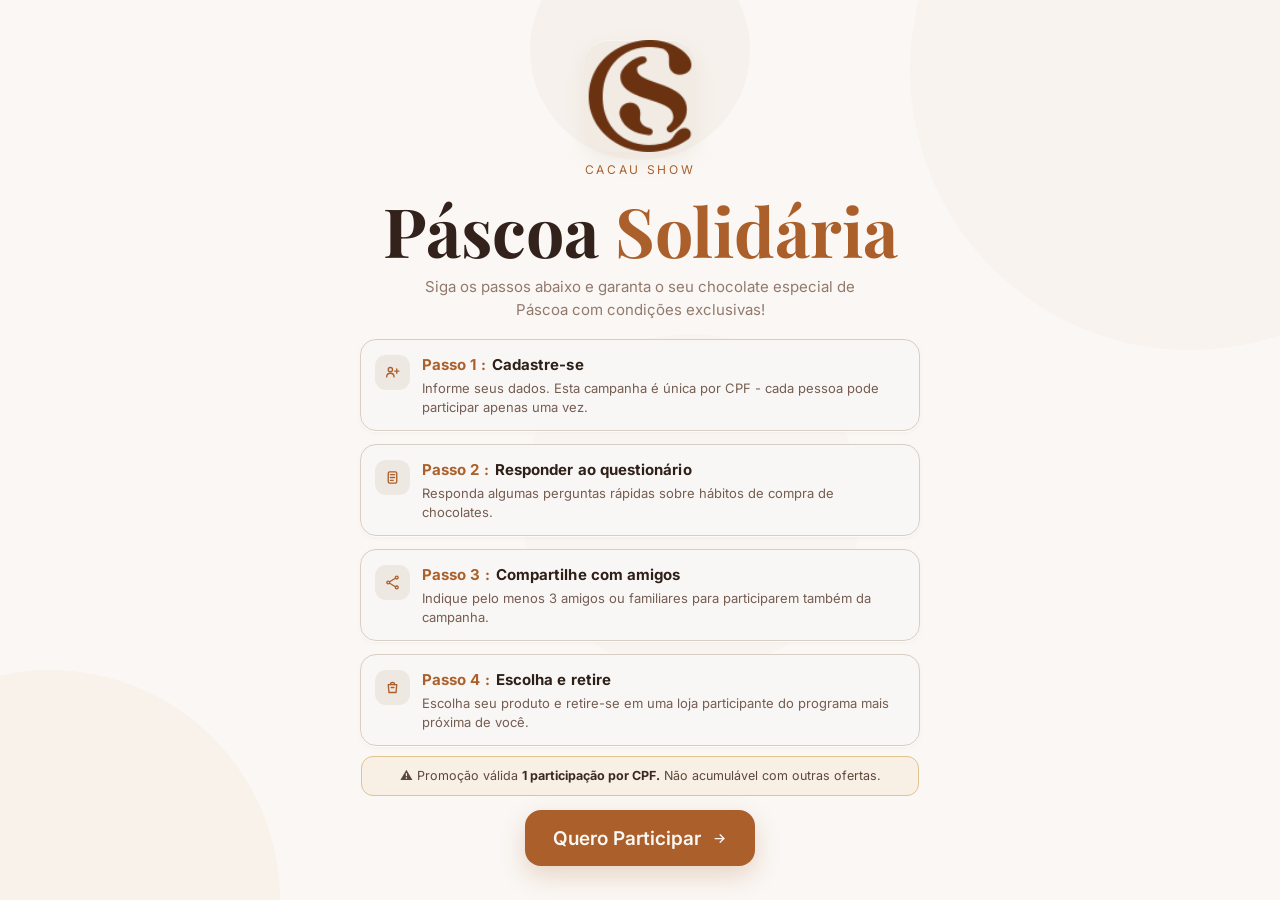
<file: index.html>
﻿<!doctype html>
<html lang="pt-BR">
<head>
  <meta charset="UTF-8" />
  <meta name="viewport" content="width=device-width, initial-scale=1.0, viewport-fit=cover" />
  <title>Páscoa Solidária</title>
  <link rel="preconnect" href="https://fonts.googleapis.com" />
  <link rel="preconnect" href="https://fonts.gstatic.com" crossorigin />
  <link href="https://fonts.googleapis.com/css2?family=Inter:wght@300;400;500;600;700;800&family=Playfair+Display:wght@400;500;600;700&display=swap" rel="stylesheet" />
  <style>
    :root {
      --font-inter: "Inter", sans-serif;
      --font-playfair: "Playfair Display", serif;
      --background: hsl(30 40% 97%);
      --foreground: hsl(20 30% 15%);
      --muted: hsl(30 20% 93%);
      --muted-foreground: hsl(20 15% 50%);
      --primary: hsl(25 60% 42%);
      --primary-foreground: hsl(30 40% 97%);
      --accent: hsl(38 70% 55%);
      --border: hsl(30 25% 86%);
      --card: hsl(30 30% 99%);
    }

    * { box-sizing: border-box; }
    html, body {
      margin: 0;
      width: 100%;
      min-height: 100%;
      background: var(--background);
      color: var(--foreground);
      font-family: var(--font-inter);
    }

    .app { min-height: 100vh; min-height: 100dvh; position: relative; overflow: hidden; }
    .shape { position: absolute; border-radius: 999px; pointer-events: none; z-index: 0; }
    .shape.top { width: 560px; height: 560px; top: -210px; right: -190px; background: hsl(25 60% 42% / 0.026); }
    .shape.bottom { width: 460px; height: 460px; bottom: -230px; left: -180px; background: hsl(38 70% 55% / 0.05); }
    .shape.mid { width: 340px; height: 340px; top: 56%; left: 54%; transform: translate(-50%, -50%); background: hsl(25 60% 42% / 0.02); }
    .shape.logo-halo { width: 220px; height: 220px; top: -60px; left: 50%; transform: translateX(-50%); background: hsl(30 35% 85% / 0.22); }

    .layout {
      position: relative;
      z-index: 1;
      width: min(100%, 760px);
      margin: 0 auto;
      padding: 24px 16px 28px;
      min-height: 100vh;
      min-height: 100dvh;
      display: grid;
      align-content: start;
    }

    .screen { display: none; width: min(100%, 560px); margin: 0 auto; }
    .screen.active { display: block; animation: screenInX 380ms ease both; }

    .title-main {
      margin: 0 0 10px;
      text-align: center;
      font-family: var(--font-playfair);
      font-size: clamp(40px, 7vw, 56px);
      line-height: 1.08;
      font-weight: 700;
    }

    .title-main .primary { color: var(--primary); }
    .sub { margin: 0 auto 18px; text-align: center; color: var(--muted-foreground); font-size: 15px; line-height: 1.45; max-width: 520px; }

    .logo-badge {
      width: 112px; height: 112px; border-radius: 24px; margin: 0 auto 10px;
      background: hsl(30 32% 92%); display: grid; place-items: center;
      color: var(--primary); font-size: 42px; font-weight: 700;
      overflow: hidden;
      box-shadow: 0 8px 18px hsl(30 25% 80% / 0.3), inset 0 1px 0 hsl(0 0% 100% / 0.45);
      animation: floatY 2.8s ease-in-out infinite;
    }

    .logo-badge img {
      width: 100%;
      height: 100%;
      object-fit: cover;
      display: block;
    }

    .brand {
      text-align: center;
      color: var(--primary);
      letter-spacing: 0.22em;
      font-size: 12px;
      margin: 0 0 18px;
      text-transform: uppercase;
      text-shadow: 0 1px 0 hsl(0 0% 100% / 0.35);
    }

    .steps { display: grid; gap: 13px; margin-bottom: 10px; }
    .step-card {
      display: flex;
      gap: 12px;
      align-items: flex-start;
      padding: 15px 14px 14px;
      border: 1px solid hsl(30 18% 81%);
      background: hsl(30 25% 97%);
      border-radius: 16px;
      box-shadow: 0 1px 0 hsl(0 0% 100% / 0.75), 0 2px 4px hsl(25 12% 78% / 0.12);
      opacity: 0;
      transform: translateY(14px);
    }

    .step-icon {
      width: 35px;
      height: 35px;
      border-radius: 11px;
      background: hsl(30 24% 91%);
      color: var(--primary);
      display: grid;
      place-items: center;
      font-size: 16px;
      flex: 0 0 auto;
    }

    .step-icon svg {
      width: 17px;
      height: 17px;
      stroke: currentColor;
      fill: none;
      stroke-width: 1.9;
      stroke-linecap: round;
      stroke-linejoin: round;
    }

    .step-text { flex: 1 1 auto; }

    .step-title {
      margin: 0;
      color: hsl(20 30% 14%);
      font-size: 15px;
      line-height: 1.32;
      font-weight: 700;
      letter-spacing: 0.005em;
    }

    .step-title .prefix {
      color: var(--primary);
      margin-right: 2px;
    }

    .step-desc {
      margin: 4px 0 0;
      color: hsl(20 18% 39%);
      font-size: 13px;
      line-height: 1.43;
    }

    .promo {
      margin: 6px 0 14px;
      border: 1px solid hsl(38 58% 72%);
      border-radius: 12px;
      background: hsl(38 68% 56% / 0.09);
      color: hsl(20 22% 30%);
      padding: 11px 12px 10px;
      font-size: 12.5px;
      text-align: center;
      line-height: 1.35;
      width: calc(100% - 2px);
      margin-left: auto;
      margin-right: auto;
    }

    .promo strong {
      color: hsl(20 28% 18%);
      font-weight: 700;
    }

    .btn {
      border: 0; border-radius: 16px; font-family: var(--font-inter); font-weight: 600;
      cursor: pointer; transition: 180ms ease;
    }

    .btn-arrow {
      width: 16px;
      height: 16px;
      display: inline-grid;
      place-items: center;
      flex: 0 0 auto;
    }

    .btn-arrow svg {
      width: 15px;
      height: 15px;
      stroke: currentColor;
      fill: none;
      stroke-width: 2;
      stroke-linecap: round;
      stroke-linejoin: round;
      transition: transform 180ms ease;
    }

    .btn-primary {
      min-height: 56px; padding: 0 28px; font-size: 19px; color: var(--primary-foreground);
      background: var(--primary); box-shadow: 0 10px 24px hsl(25 60% 42% / 0.22);
      display: inline-flex; align-items: center; gap: 10px; justify-content: center;
    }

    .btn-primary:hover { background: hsl(25 60% 38%); transform: translateY(-1px); }
    .btn-primary:not(:disabled):hover .btn-arrow svg { transform: translateX(4px); }
    .btn-primary:not(:disabled):active { animation: btnHop 220ms ease; }
    .btn-primary:not(:disabled):active .btn-arrow svg { transform: translateX(7px); }
    .btn-primary:disabled { cursor: not-allowed; background: hsl(30 12% 82%); color: hsl(30 12% 62%); box-shadow: none; transform: none; }

    .center { text-align: center; }

    .data-screen { padding: 18px 12px 0; }

    .data-screen h2 {
      margin: 0 0 9px;
      font-family: var(--font-playfair);
      font-size: 56px !important;
      line-height: 1.02 !important;
      font-weight: 700;
      letter-spacing: -0.012em;
      color: hsl(20 32% 16%);
    }

    .data-screen .sub {
      text-align: left;
      margin: 0 0 23px;
      max-width: none;
      font-size: 16px !important;
      line-height: 1.42 !important;
      color: hsl(20 17% 44%);
    }

    .form { display: grid; gap: 20px; }
    .field { display: grid; gap: 6px; }

    .field label {
      display: block;
      font-size: 14px;
      margin-bottom: 0;
      color: hsl(20 28% 15%);
      font-weight: 500;
      line-height: 1.35;
    }

    .input-wrap {
      position: relative;
      display: flex;
      align-items: center;
      border: 2px solid hsl(30 24% 83%);
      border-radius: 12px;
      background: var(--card);
      min-height: 48px;
      padding: 0 11px;
      box-shadow: 0 1px 2px hsl(25 18% 80% / 0.22);
      transition: border-color 180ms ease, box-shadow 180ms ease;
    }

    .input-wrap:focus-within {
      border-color: var(--primary);
      box-shadow: 0 0 0 1px hsl(25 60% 42% / 0.16);
    }

    .input-icon {
      position: absolute;
      left: 12px;
      top: 50%;
      transform: translateY(-50%);
      width: 19px;
      height: 19px;
      color: hsl(20 28% 42%);
      pointer-events: none;
      display: grid;
      place-items: center;
      opacity: 1;
    }

    .input-icon svg {
      width: 19px;
      height: 19px;
      stroke: currentColor;
      fill: none;
      stroke-width: 2.2;
      stroke-linecap: round;
      stroke-linejoin: round;
    }

    .input-wrap input {
      border: 0;
      outline: none;
      background: transparent;
      width: 100%;
      padding-left: 34px;
      font-size: 14px;
      color: hsl(20 30% 28%);
      font-family: var(--font-inter);
      font-weight: 500;
    }

    .input-wrap input::placeholder {
      color: hsl(20 17% 52%);
    }

    .data-next {
      margin-top: 8px;
      width: 100%;
      justify-content: center;
      min-height: 54px;
      font-size: 16px;
      font-weight: 600;
      border-radius: 12px;
      box-shadow: 0 10px 22px hsl(25 60% 42% / 0.22);
      transition: transform 180ms ease, box-shadow 180ms ease, background-color 180ms ease;
    }

    .data-next .btn-arrow svg {
      width: 18px;
      height: 18px;
      transition: transform 180ms ease;
    }

    .data-next:hover {
      box-shadow: 0 14px 24px hsl(25 60% 42% / 0.24);
      transform: translateY(-1px);
    }

    .data-next:hover .btn-arrow svg {
      transform: translateX(4px);
    }

    .survey { width: min(100%, 560px); }
    .progress-head { display: flex; align-items: center; justify-content: space-between; margin-bottom: 8px; font-size: 12px; color: var(--muted-foreground); }
    .progress-head .percent { color: var(--primary); font-weight: 700; }
    .progress-track { width: 100%; height: 8px; border-radius: 999px; background: var(--muted); overflow: hidden; margin-bottom: 26px; }
    .progress-fill { width: 0%; height: 100%; background: linear-gradient(90deg, var(--primary), var(--accent)); transition: width 260ms ease; }

    .step-row { display: flex; align-items: center; gap: 12px; margin-bottom: 18px; }
    .step-badge { width: 46px; height: 46px; border-radius: 14px; background: hsl(30 26% 90%); color: var(--primary); font-weight: 700; font-size: 17px; display: grid; place-items: center; }
    .step-line { height: 1px; flex: 1; background: var(--border); }

    .question { margin: 0 0 24px; font-family: var(--font-playfair); font-size: 24px; line-height: 1.22; letter-spacing: -0.01em; }
    .question.entering { animation: slideQuestionIn 320ms ease both; }

    .options { display: grid; gap: 12px; margin-bottom: 22px; }
    .option {
      width: 100%; border: 2px solid var(--border); border-radius: 20px; background: var(--card);
      color: hsl(20 18% 43%); text-align: left; padding: 14px 16px;
      display: flex; align-items: center; gap: 12px; font-size: 18px; font-weight: 500;
      transition: border-color 180ms ease, color 180ms ease, transform 160ms ease; cursor: pointer;
    }

    .option.entering { opacity: 0; animation: stackFromRight 360ms ease forwards; }
    .option:hover { border-color: hsl(25 45% 70%); color: hsl(20 22% 35%); }
    .option.selected { border-color: var(--primary); color: var(--foreground); transform: translateY(-1px); animation: optionPop 180ms ease both; }

    .option-marker {
      width: 34px; height: 34px; border-radius: 50%; border: 2px solid hsl(30 20% 75%);
      display: grid; place-items: center; flex: 0 0 auto; background: #fff;
    }

    .option-marker-icon { width: 16px; height: 16px; object-fit: contain; opacity: 0; transition: opacity 180ms ease; }
    .option.selected .option-marker { border-color: var(--primary); }
    .option.selected .option-marker-icon { opacity: 1; }

    .survey-actions { display: flex; justify-content: space-between; align-items: center; gap: 12px; }
    .btn-ghost { border: 0; background: transparent; color: hsl(20 16% 62%); font-size: 17px; font-weight: 600; padding: 8px; cursor: pointer; }
    .btn-ghost:disabled { opacity: 0.45; cursor: not-allowed; }
    .btn-next { min-width: 136px; min-height: 46px; font-size: 17px; border-radius: 16px; padding: 0 16px; }

    .thanks { text-align: center; }
    .thanks-note {
      margin: 22px auto 0; border: 1px solid hsl(25 40% 86%); background: hsl(25 55% 96% / 0.7);
      color: var(--primary); border-radius: 16px; padding: 14px 16px; font-size: 14px;
      max-width: 520px; display: flex; align-items: center; justify-content: center; gap: 8px;
    }

    .profile-modal {
      position: fixed;
      inset: 0;
      z-index: 30;
      display: none;
      align-items: center;
      justify-content: center;
      padding: 18px;
      background: hsl(0 0% 10% / 0.4);
      backdrop-filter: none;
      -webkit-backdrop-filter: none;
    }

    .profile-modal.show {
      display: flex;
      animation: fadeIn 240ms ease both;
    }

    .profile-card {
      width: min(100%, 362px);
      border-radius: 22px;
      background: hsl(30 30% 99%);
      box-shadow: 0 20px 46px hsl(20 20% 12% / 0.29);
      padding: 26px 22px 22px;
      text-align: center;
      animation: cardPop 280ms ease both;
    }

    .profile-stage {
      display: none;
    }

    .profile-stage.active {
      display: block;
      animation: fadeUp 260ms ease both;
    }

    .profile-badge {
      width: 64px;
      height: 64px;
      margin: 4px auto 16px;
      border-radius: 999px;
      display: grid;
      place-items: center;
      background: hsl(30 28% 92%);
      color: var(--primary);
    }

    .profile-badge .loading-c-icon {
      width: 34px;
      height: 34px;
      stroke: currentColor;
      fill: none;
      stroke-width: 2.35;
      stroke-linecap: round;
      stroke-linejoin: round;
      transform-origin: 50% 50%;
      animation: spinSoft 1.8s linear infinite;
    }

    .profile-badge.success {
      width: 62px;
      height: 62px;
      background: hsl(141 56% 82%);
      color: hsl(142 72% 36%);
    }

    .profile-badge.success svg {
      width: 31px;
      height: 31px;
      stroke: currentColor;
      fill: none;
      stroke-width: 2.1;
      stroke-linecap: round;
      stroke-linejoin: round;
    }

    .profile-title {
      margin: 0 0 9px;
      font-family: var(--font-playfair);
      font-size: 42px;
      line-height: 1.02;
      letter-spacing: -0.01em;
      color: hsl(20 30% 16%);
    }

    .profile-title.loading {
      font-size: 36px;
      line-height: 1.03;
      margin-bottom: 8px;
    }

    .profile-title.success {
      font-size: 40px;
      line-height: 1.02;
      margin-bottom: 10px;
    }

    .profile-subtitle {
      margin: 0 auto;
      max-width: 286px;
      color: hsl(20 16% 45%);
      font-size: 14px;
      line-height: 1.43;
    }

    .profile-subtitle.loading {
      max-width: 292px;
      font-size: 14px;
      line-height: 1.4;
    }

    .profile-subtitle.success {
      max-width: 282px;
      font-size: 15px;
      line-height: 1.4;
    }

    .profile-dots {
      display: flex;
      justify-content: center;
      gap: 8px;
      margin-top: 16px;
    }

    .profile-dots span {
      width: 9px;
      height: 9px;
      border-radius: 999px;
      background: hsl(25 60% 42% / 0.48);
      animation: dotPulse 1s ease-in-out infinite;
    }

    .profile-dots span:nth-child(2) { animation-delay: 120ms; }
    .profile-dots span:nth-child(3) { animation-delay: 240ms; }

    .profile-next {
      margin-top: 16px;
      min-height: 42px;
      border-radius: 13px;
      font-size: 14px;
      font-weight: 600;
      width: 100%;
      box-shadow: none;
    }

    .profile-debug {
      margin-top: 8px;
      width: 100%;
      min-height: 42px;
      border-radius: 12px;
      border: 1px solid hsl(30 24% 78%);
      background: hsl(30 28% 97%);
      color: hsl(20 20% 36%);
      font-size: 13px;
      font-weight: 600;
    }

    #campaignScreen { padding-top: 16px; }
    #campaignScreen .title-main { font-size: clamp(54px, 9.2vw, 68px); line-height: 1.02; margin-bottom: 12px; }
    #campaignScreen .sub { max-width: 470px; line-height: 1.5; margin-bottom: 18px; }

    #campaignScreen.active .logo-badge,
    #campaignScreen.active .brand,
    #campaignScreen.active .title-main,
    #campaignScreen.active .sub,
    #campaignScreen.active .promo,
    #campaignScreen.active .center {
      animation: riseIn 420ms ease both;
    }

    #campaignScreen.active .brand { animation-delay: 60ms; }
    #campaignScreen.active .title-main { animation-delay: 110ms; }
    #campaignScreen.active .sub { animation-delay: 170ms; }
    #campaignScreen.active .promo { animation-delay: 420ms; }
    #campaignScreen.active .center { animation-delay: 470ms; }
    #campaignScreen.active .step-card { animation: cardIn 420ms ease both; }
    #campaignScreen.active .step-card:nth-child(1) { animation-delay: 220ms; }
    #campaignScreen.active .step-card:nth-child(2) { animation-delay: 280ms; }
    #campaignScreen.active .step-card:nth-child(3) { animation-delay: 340ms; }
    #campaignScreen.active .step-card:nth-child(4) { animation-delay: 400ms; }

    #dataScreen.active h2,
    #dataScreen.active .sub {
      animation: riseIn 360ms ease both;
    }

    #dataScreen.active .field,
    #dataScreen.active .data-next {
      opacity: 0;
      transform: translateY(12px);
      animation: cardIn 360ms ease both;
    }

    #dataScreen.active .field:nth-of-type(1) { animation-delay: 120ms; }
    #dataScreen.active .field:nth-of-type(2) { animation-delay: 170ms; }
    #dataScreen.active .field:nth-of-type(3) { animation-delay: 220ms; }
    #dataScreen.active .field:nth-of-type(4) { animation-delay: 270ms; }
    #dataScreen.active .field:nth-of-type(5) { animation-delay: 320ms; }
    #dataScreen.active .data-next { animation-delay: 380ms; }

    @media (max-width: 768px) {
      .data-screen { padding: 14px 10px 0; }

      .data-screen h2 {
        font-size: 54px !important;
        line-height: 1.02 !important;
      }

      .data-screen .sub {
        font-size: 16px !important;
        margin-bottom: 20px;
      }

      .field label {
        font-size: 13.5px;
      }

      .input-wrap {
        min-height: 48px;
      }

      .input-wrap input {
        font-size: 14px;
      }

      .data-next {
        min-height: 52px;
        font-size: 16px;
      }
    }

    @keyframes screenIn { from { opacity: 0; transform: translateY(14px); } to { opacity: 1; transform: translateY(0); } }
    @keyframes screenInX { from { opacity: 0; transform: translateX(44px); } to { opacity: 1; transform: translateX(0); } }
    @keyframes slideQuestionIn { from { opacity: 0; transform: translateX(26px); } to { opacity: 1; transform: translateX(0); } }
    @keyframes stackFromRight { from { opacity: 0; transform: translateX(36px); } to { opacity: 1; transform: translateX(0); } }
    @keyframes riseIn { from { opacity: 0; transform: translateY(12px); } to { opacity: 1; transform: translateY(0); } }
    @keyframes cardIn { from { opacity: 0; transform: translateY(14px); } to { opacity: 1; transform: translateY(0); } }
    @keyframes floatY { 0%,100% { transform: translateY(0); } 50% { transform: translateY(-7px); } }
    @keyframes optionPop { 0% { transform: translateY(0); } 55% { transform: translateY(-3px); } 100% { transform: translateY(-1px); } }
    @keyframes fadeIn { from { opacity: 0; } to { opacity: 1; } }
    @keyframes fadeUp { from { opacity: 0; transform: translateY(8px); } to { opacity: 1; transform: translateY(0); } }
    @keyframes cardPop { from { opacity: 0; transform: translateY(14px) scale(0.98); } to { opacity: 1; transform: translateY(0) scale(1); } }
    @keyframes spinSoft { from { transform: rotate(0deg); } to { transform: rotate(360deg); } }
    @keyframes dotPulse { 0%,100% { opacity: 0.45; transform: scale(0.92); } 50% { opacity: 1; transform: scale(1); } }
    @keyframes btnHop {
      0% { transform: translateY(-1px); }
      40% { transform: translateY(-4px); }
      100% { transform: translateY(-1px); }
    }
  </style>
</head>
<body>
  <main class="app">
    <div class="shape top"></div>
    <div class="shape logo-halo"></div>
    <div class="shape bottom"></div>
    <div class="shape mid"></div>

    <div class="layout">
      <section class="screen active" id="campaignScreen">
        <div class="logo-badge" aria-label="Espaco reservado para logo">
          <img src="logo.png" alt="Logo da campanha" onerror="this.style.display='none'" />
        </div>
        <p class="brand">CACAU SHOW</p>
        <h1 class="title-main">Páscoa <span class="primary">Solidária</span></h1>
        <p class="sub">Siga os passos abaixo e garanta o seu chocolate especial de Páscoa com condições exclusivas!</p>

        <div class="steps">
          <article class="step-card"><div class="step-icon"><svg viewBox="0 0 24 24" aria-hidden="true"><circle cx="9" cy="8" r="3"></circle><path d="M3.8 18.2c0-3.1 2.4-5.2 5.2-5.2s5.2 2.1 5.2 5.2"></path><path d="M18 7v6"></path><path d="M15 10h6"></path></svg></div><div class="step-text"><p class="step-title"><span class="prefix">Passo 1 :</span> Cadastre-se</p><p class="step-desc">Informe seus dados. Esta campanha é única por CPF - cada pessoa pode participar apenas uma vez.</p></div></article>
          <article class="step-card"><div class="step-icon"><svg viewBox="0 0 24 24" aria-hidden="true"><rect x="6" y="4" width="12" height="16" rx="2"></rect><path d="M9 8h6"></path><path d="M9 12h6"></path><path d="M9 16h4"></path></svg></div><div class="step-text"><p class="step-title"><span class="prefix">Passo 2 :</span> Responder ao questionário</p><p class="step-desc">Responda algumas perguntas rápidas sobre hábitos de compra de chocolates.</p></div></article>
          <article class="step-card"><div class="step-icon"><svg viewBox="0 0 24 24" aria-hidden="true"><circle cx="18" cy="5" r="2"></circle><circle cx="6" cy="12" r="2"></circle><circle cx="18" cy="19" r="2"></circle><path d="M8 11l8-5"></path><path d="M8 13l8 5"></path></svg></div><div class="step-text"><p class="step-title"><span class="prefix">Passo 3 :</span> Compartilhe com amigos</p><p class="step-desc">Indique pelo menos 3 amigos ou familiares para participarem também da campanha.</p></div></article>
          <article class="step-card"><div class="step-icon"><svg viewBox="0 0 24 24" aria-hidden="true"><path d="M6 8h12l-1 11H7L6 8z"></path><path d="M9 8a3 3 0 0 1 6 0"></path><path d="M10 12h4"></path></svg></div><div class="step-text"><p class="step-title"><span class="prefix">Passo 4 :</span> Escolha e retire</p><p class="step-desc">Escolha seu produto e retire-se em uma loja participante do programa mais próxima de você.</p></div></article>
        </div>

        <p class="promo">⚠️ Promoção válida <strong>1 participação por CPF.</strong> Não acumulável com outras ofertas.</p>
        <div class="center"><button class="btn btn-primary" id="joinBtn" type="button">Quero Participar <span class="btn-arrow" aria-hidden="true"><svg viewBox="0 0 24 24"><path d="M5 12h14"></path><path d="m13 6 6 6-6 6"></path></svg></span></button></div>
      </section>

      <section class="screen data-screen" id="dataScreen">
        <h2>Seus dados</h2>
        <p class="sub">Preencha para participar da campanha. Suas informações ficam seguras com a gente.</p>

        <form class="form" id="dataForm" novalidate>
          <div class="field"><label for="fullName">Nome completo</label><div class="input-wrap"><span class="input-icon"><svg viewBox="0 0 24 24" aria-hidden="true"><circle cx="12" cy="8" r="3.2"></circle><path d="M5.5 18c0-3.4 2.8-5.8 6.5-5.8s6.5 2.4 6.5 5.8"></path></svg></span><input id="fullName" name="fullName" placeholder="Seu nome completo" required /></div></div>
          <div class="field"><label for="cpf">CPF</label><div class="input-wrap"><span class="input-icon"><svg viewBox="0 0 24 24" aria-hidden="true"><rect x="3.5" y="6" width="17" height="12" rx="2"></rect><path d="M7 10h10"></path></svg></span><input id="cpf" name="cpf" placeholder="000.000.000-00" inputmode="numeric" maxlength="14" required /></div></div>
          <div class="field"><label for="email">E-mail</label><div class="input-wrap"><span class="input-icon"><svg viewBox="0 0 24 24" aria-hidden="true"><rect x="3.5" y="5.5" width="17" height="13" rx="2"></rect><path d="m5 7 7 5 7-5"></path></svg></span><input id="email" name="email" type="email" placeholder="seuemail@exemplo.com" required /></div></div>
          <div class="field"><label for="phone">WhatsApp / Telefone</label><div class="input-wrap"><span class="input-icon"><svg viewBox="0 0 24 24" aria-hidden="true"><path d="M7 4.8c0-.8.5-1.3 1.2-1.3h1.6c.6 0 1 .4 1.2.9l.8 2.6c.2.5.1 1-.2 1.4l-1 1.2a13 13 0 0 0 4 4l1.2-1c.4-.3.9-.4 1.4-.2l2.6.8c.5.2.9.6.9 1.2v1.6c0 .7-.5 1.2-1.3 1.2C12.2 18.2 5.8 11.8 7 4.8z"></path></svg></span><input id="phone" name="phone" placeholder="(00) 00000-0000" inputmode="numeric" maxlength="15" required /></div></div>
          <div class="field"><label for="cep">CEP</label><div class="input-wrap"><span class="input-icon"><svg viewBox="0 0 24 24" aria-hidden="true"><path d="M12 20s6-5.4 6-10a6 6 0 1 0-12 0c0 4.6 6 10 6 10z"></path><circle cx="12" cy="10" r="2"></circle></svg></span><input id="cep" name="cep" placeholder="00000-000" inputmode="numeric" maxlength="9" required /></div></div>
          <button class="btn btn-primary data-next" id="dataNextBtn" type="submit">Continuar para a pesquisa <span class="btn-arrow" aria-hidden="true"><svg viewBox="0 0 24 24"><path d="M5 12h14"></path><path d="m13 6 6 6-6 6"></path></svg></span></button>
          <button class="btn profile-debug" id="previewProfileBtn" type="button">Ver popup de perfil</button>
        </form>
      </section>

      <section class="screen survey" id="surveyScreen" aria-label="Questionário da campanha">
        <div class="progress-head"><span id="progressLabel">Pergunta 1 de 10</span><span class="percent" id="progressPercent">10%</span></div>
        <div class="progress-track"><div class="progress-fill" id="progressFill"></div></div>
        <div class="step-row"><div class="step-badge" id="stepBadge">1</div><div class="step-line"></div></div>
        <h2 class="question" id="questionText"></h2>
        <div class="options" id="optionsWrap"></div>
        <div class="survey-actions"><button class="btn-ghost" id="backBtn" type="button">← Voltar</button><button class="btn btn-primary btn-next" id="nextBtn" type="button" disabled>Próxima <span class="btn-arrow" aria-hidden="true"><svg viewBox="0 0 24 24"><path d="M5 12h14"></path><path d="m13 6 6 6-6 6"></path></svg></span></button></div>
      </section>

      <section class="screen thanks" id="thanksScreen">
        <h2 class="title-main">Muito Obrigado!</h2>
        <p class="sub" style="font-size:18px;">Suas respostas foram registradas com sucesso.</p>
        <p class="sub" style="font-size:16px;">Sua participação nos ajuda a tornar a Páscoa mais especial para todos.</p>
        <div class="thanks-note"><span>♡</span><span>Páscoa Solidária - Juntos por um mundo melhor</span></div>
      </section>
    </div>

    <div class="profile-modal" id="profileModal" aria-live="polite" aria-modal="true" role="dialog">
      <div class="profile-card">
        <div class="profile-stage active" id="profileStageLoading">
          <div class="profile-badge" aria-hidden="true">
            <svg class="loading-c-icon" viewBox="0 0 24 24">
              <path d="M17.8 6.8a7.6 7.6 0 1 0 0 10.4"></path>
              <path d="M16.1 5.2c1.1 0 2 .9 2 2"></path>
            </svg>
          </div>
          <h3 class="profile-title loading">Analisando seu perfil...</h3>
          <p class="profile-subtitle loading">Verificando elegibilidade para a campanha Páscoa Solidária</p>
          <div class="profile-dots" aria-hidden="true"><span></span><span></span><span></span></div>
        </div>
        <div class="profile-stage" id="profileStageOk">
          <div class="profile-badge success" aria-hidden="true">
            <svg viewBox="0 0 24 24"><circle cx="12" cy="12" r="9"></circle><path d="M8 12.2l2.6 2.6L16.4 9"></path></svg>
          </div>
          <h3 class="profile-title success">Perfil!</h3>
          <p class="profile-subtitle success">Seu perfil é elegível para a Páscoa Solidária. Agora responda algumas perguntas rapidamente!</p>
          <button class="btn btn-primary profile-next" id="profileContinueBtn" type="button">Continuar para o questionário</button>
        </div>
      </div>
    </div>
  </main>

  <script>
    (function () {
      var screens = {
        campaign: document.getElementById("campaignScreen"),
        data: document.getElementById("dataScreen"),
        survey: document.getElementById("surveyScreen"),
        thanks: document.getElementById("thanksScreen")
      };

      var joinBtn = document.getElementById("joinBtn");
      var dataForm = document.getElementById("dataForm");
      var dataNextBtn = document.getElementById("dataNextBtn");
      var backBtn = document.getElementById("backBtn");
      var nextBtn = document.getElementById("nextBtn");
      var profileModal = document.getElementById("profileModal");
      var profileStageLoading = document.getElementById("profileStageLoading");
      var profileStageOk = document.getElementById("profileStageOk");
      var profileContinueBtn = document.getElementById("profileContinueBtn");
      var previewProfileBtn = document.getElementById("previewProfileBtn");
      var cpfInput = document.getElementById("cpf");
      var phoneInput = document.getElementById("phone");
      var cepInput = document.getElementById("cep");

      var progressLabel = document.getElementById("progressLabel");
      var progressPercent = document.getElementById("progressPercent");
      var progressFill = document.getElementById("progressFill");
      var stepBadge = document.getElementById("stepBadge");
      var questionText = document.getElementById("questionText");
      var optionsWrap = document.getElementById("optionsWrap");

      var questions = [
        { key: "faixa_renda", question: "Qual é a sua faixa de renda mensal familiar?", options: ["Até 1 salário mínimo", "Entre 1 e 2 salários mínimos", "Entre 2 e 4 salários mínimos", "Acima de 4 salários mínimos"] },
        { key: "pessoas_residencia", question: "Quantas pessoas vivem atualmente na sua residência?", options: ["Moro sozinho(a)", "2 pessoas", "3 a 4 pessoas", "5 ou mais pessoas"] },
        { key: "frequencia_compra", question: "Com que frequência você costuma comprar chocolates ou produtos de Páscoa?", options: ["Todos os anos", "Apenas em algumas Páscoas", "Raramente", "Quase nunca"] },
        { key: "opiniao_preco", question: "Na sua opinião, o preço dos ovos de Páscoa atualmente é:", options: ["Muito acessível", "Razoável", "Alto", "Muito alto"] },
        { key: "participaria_campanha", question: "Caso tivesse acesso a condições especiais, você participaria de campanhas de Páscoa com preços mais acessíveis?", options: ["Sim", "Talvez", "Não"] },
        { key: "comprou_cacau_show", question: "Você já comprou produtos da Cacau Show anteriormente?", options: ["Sim, frequentemente", "Sim, algumas vezes", "Já ouvi falar, mas nunca comprei", "Não conheço a marca"] },
        { key: "fator_decisao", question: "Qual desses fatores mais influencia sua decisão ao comprar chocolate?", options: ["Preço", "Qualidade do produto", "Marca", "Indicação de outras pessoas"] },
        { key: "campanhas_solidarias", question: "Você acredita que campanhas solidárias de grandes marcas podem ajudar mais pessoas a participarem de datas especiais como a Páscoa?", options: ["Sim, com certeza", "Sim, em parte", "Talvez", "Não"] },
        { key: "compartilhar_experiencia", question: "Se selecionado para a campanha Páscoa Solidária, você estaria disposto a compartilhar sua experiência com outras pessoas?", options: ["Sim", "Talvez", "Não"] },
        { key: "como_soube", question: "Como você ficou sabendo da campanha Páscoa Solidária?", options: ["Redes sociais", "Indicação de amigos", "Anúncio na internet", "Outros"] }
      ];

      var currentIndex = 0;
      var answers = {};
      var arrowIcon = '<span class="btn-arrow" aria-hidden="true"><svg viewBox="0 0 24 24"><path d="M5 12h14"></path><path d="m13 6 6 6-6 6"></path></svg></span>';

      function setScreen(name) {
        Object.keys(screens).forEach(function (key) {
          screens[key].classList.toggle("active", key === name);
        });
      }

      function showProfilePopup(onDone) {
        profileStageLoading.classList.add("active");
        profileStageOk.classList.remove("active");
        profileModal.classList.add("show");

        setTimeout(function () {
          profileStageLoading.classList.remove("active");
          profileStageOk.classList.add("active");
        }, 2800);

        profileContinueBtn.onclick = function () {
          profileModal.classList.remove("show");
          profileStageOk.classList.remove("active");
          profileStageLoading.classList.add("active");
          if (typeof onDone === "function") onDone();
        };
      }

      function maskCPF(value) {
        var digits = value.replace(/\D/g, "").slice(0, 11);
        if (digits.length <= 3) return digits;
        if (digits.length <= 6) return digits.slice(0, 3) + "." + digits.slice(3);
        if (digits.length <= 9) return digits.slice(0, 3) + "." + digits.slice(3, 6) + "." + digits.slice(6);
        return digits.slice(0, 3) + "." + digits.slice(3, 6) + "." + digits.slice(6, 9) + "-" + digits.slice(9);
      }

      function maskPhone(value) {
        var digits = value.replace(/\D/g, "").slice(0, 11);
        if (digits.length <= 2) return digits.length ? "(" + digits : "";
        if (digits.length <= 6) return "(" + digits.slice(0, 2) + ") " + digits.slice(2);
        if (digits.length <= 10) return "(" + digits.slice(0, 2) + ") " + digits.slice(2, 6) + "-" + digits.slice(6);
        return "(" + digits.slice(0, 2) + ") " + digits.slice(2, 7) + "-" + digits.slice(7);
      }

      function maskCEP(value) {
        var digits = value.replace(/\D/g, "").slice(0, 8);
        if (digits.length <= 5) return digits;
        return digits.slice(0, 5) + "-" + digits.slice(5);
      }

      function progressOf(index) {
        return Math.round(((index + 1) / questions.length) * 100);
      }

      function renderQuestion(animate) {
        var shouldAnimate = animate !== false;
        var item = questions[currentIndex];
        var selected = answers[item.key] || "";
        var percent = progressOf(currentIndex);

        progressLabel.textContent = "Pergunta " + (currentIndex + 1) + " de " + questions.length;
        progressPercent.textContent = percent + "%";
        progressFill.style.width = percent + "%";
        stepBadge.textContent = String(currentIndex + 1);

        questionText.classList.remove("entering");
        questionText.textContent = item.question;
        if (shouldAnimate) {
          void questionText.offsetWidth;
          questionText.classList.add("entering");
        }

        backBtn.disabled = currentIndex === 0;
        nextBtn.disabled = !selected;
        nextBtn.innerHTML = currentIndex === questions.length - 1 ? "Enviar ✓" : "Próxima " + arrowIcon;

        optionsWrap.innerHTML = "";
        item.options.forEach(function (optionText, optionIndex) {
          var optionBtn = document.createElement("button");
          optionBtn.type = "button";
          optionBtn.className = "option" + (selected === optionText ? " selected" : "") + (shouldAnimate ? " entering" : "");
          if (shouldAnimate) optionBtn.style.animationDelay = (optionIndex * 70) + "ms";

          var marker = document.createElement("span");
          marker.className = "option-marker";
          var icon = document.createElement("img");
          icon.className = "option-marker-icon";
          icon.src = "verificar.png";
          icon.alt = "Selecionado";
          marker.appendChild(icon);

          var label = document.createElement("span");
          label.textContent = optionText;

          optionBtn.appendChild(marker);
          optionBtn.appendChild(label);

          optionBtn.addEventListener("click", function () {
            answers[item.key] = optionText;
            renderQuestion(false);
          });

          optionsWrap.appendChild(optionBtn);
        });
      }

      function finishSurvey() {
        var formData = {
          fullName: document.getElementById("fullName").value.trim(),
          cpf: document.getElementById("cpf").value.trim(),
          email: document.getElementById("email").value.trim(),
          phone: document.getElementById("phone").value.trim(),
          cep: document.getElementById("cep").value.trim()
        };

        document.body.setAttribute("data-user", JSON.stringify(formData));
        document.body.setAttribute("data-answers", JSON.stringify(answers));
        setScreen("thanks");
      }

      joinBtn.addEventListener("click", function () {
        setScreen("data");
      });

      cpfInput.addEventListener("input", function () {
        cpfInput.value = maskCPF(cpfInput.value);
      });

      phoneInput.addEventListener("input", function () {
        phoneInput.value = maskPhone(phoneInput.value);
      });

      cepInput.addEventListener("input", function () {
        cepInput.value = maskCEP(cepInput.value);
      });

      previewProfileBtn.addEventListener("click", function () {
        showProfilePopup();
      });

      dataForm.addEventListener("submit", function (event) {
        event.preventDefault();
        showProfilePopup(function () {
          setScreen("survey");
          currentIndex = 0;
          answers = {};
          renderQuestion(true);
        });
      });

      backBtn.addEventListener("click", function () {
        if (currentIndex === 0) return;
        currentIndex -= 1;
        renderQuestion(true);
      });

      nextBtn.addEventListener("click", function () {
        var key = questions[currentIndex].key;
        if (!answers[key]) return;

        if (currentIndex < questions.length - 1) {
          currentIndex += 1;
          renderQuestion(true);
          return;
        }

        nextBtn.disabled = true;
        nextBtn.textContent = "Enviando...";
        setTimeout(finishSurvey, 550);
      });
    })();
  </script>
</body>
</html>
</file>
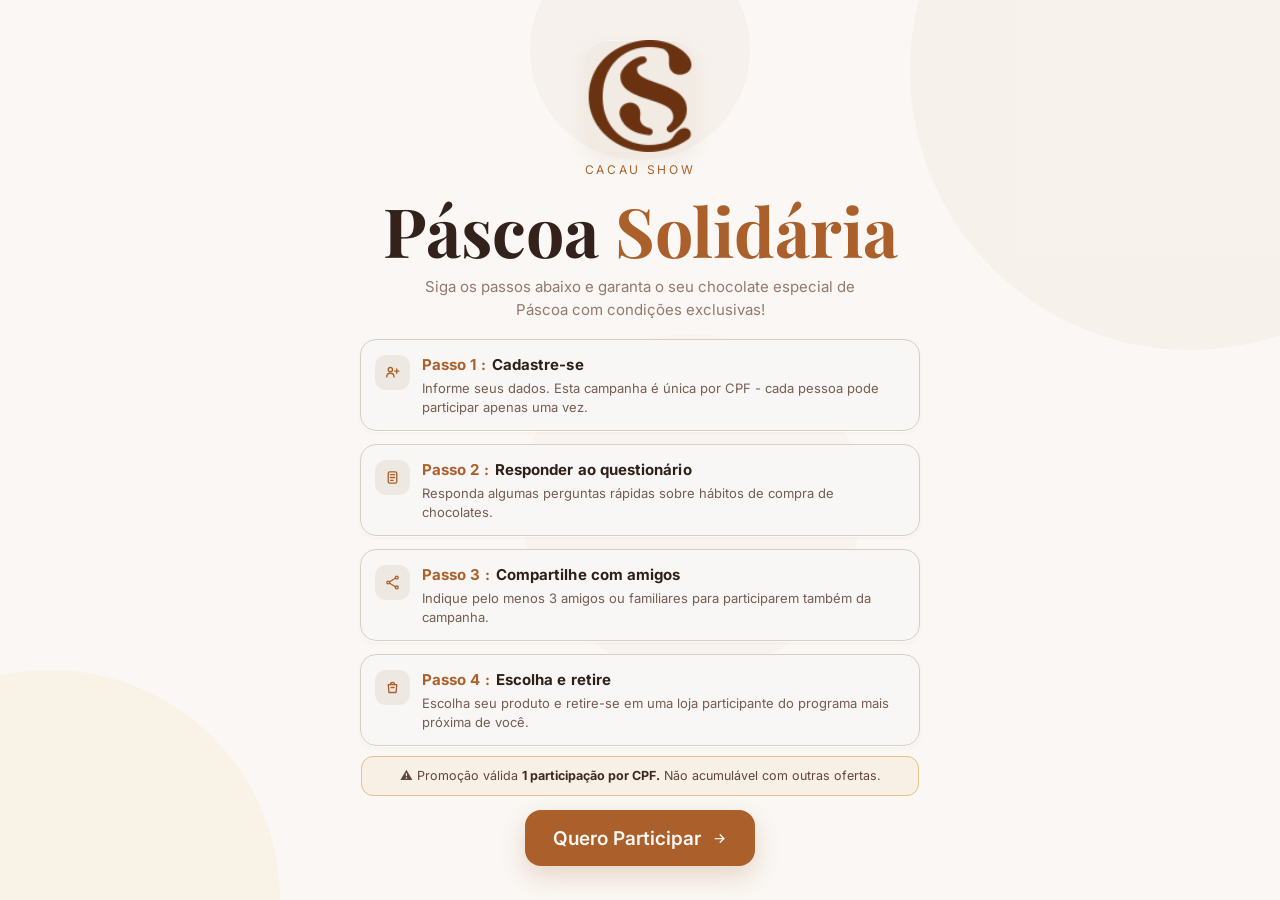
<file: local_site_snapshot.html>
﻿<!doctype html>
<html lang="pt-BR">
<head>
  <meta charset="UTF-8" />
  <meta name="viewport" content="width=device-width, initial-scale=1.0, viewport-fit=cover" />
  <title>Páscoa Solidária</title>
  <link rel="preconnect" href="https://fonts.googleapis.com" />
  <link rel="preconnect" href="https://fonts.gstatic.com" crossorigin />
  <link href="https://fonts.googleapis.com/css2?family=Inter:wght@300;400;500;600;700;800&family=Playfair+Display:wght@400;500;600;700&display=swap" rel="stylesheet" />
  <style>
    :root {
      --font-inter: "Inter", sans-serif;
      --font-playfair: "Playfair Display", serif;
      --background: hsl(30 40% 97%);
      --foreground: hsl(20 30% 15%);
      --muted: hsl(30 20% 93%);
      --muted-foreground: hsl(20 15% 50%);
      --primary: hsl(25 60% 42%);
      --primary-foreground: hsl(30 40% 97%);
      --accent: hsl(38 70% 55%);
      --border: hsl(30 25% 86%);
      --card: hsl(30 30% 99%);
    }

    * { box-sizing: border-box; }
    html, body {
      margin: 0;
      width: 100%;
      min-height: 100%;
      background: var(--background);
      color: var(--foreground);
      font-family: var(--font-inter);
    }

    .app { min-height: 100vh; min-height: 100dvh; position: relative; overflow: hidden; }
    .shape { position: absolute; border-radius: 999px; pointer-events: none; z-index: 0; }
    .shape.top { width: 560px; height: 560px; top: -210px; right: -190px; background: hsl(25 60% 42% / 0.035); }
    .shape.bottom { width: 460px; height: 460px; bottom: -230px; left: -180px; background: hsl(38 70% 55% / 0.07); }
    .shape.mid { width: 340px; height: 340px; top: 56%; left: 54%; transform: translate(-50%, -50%); background: hsl(25 60% 42% / 0.025); }
    .shape.logo-halo { width: 220px; height: 220px; top: -60px; left: 50%; transform: translateX(-50%); background: hsl(30 35% 85% / 0.22); }

    .layout {
      position: relative;
      z-index: 1;
      width: min(100%, 760px);
      margin: 0 auto;
      padding: 24px 16px 28px;
      min-height: 100vh;
      min-height: 100dvh;
      display: grid;
      align-content: start;
    }

    .screen { display: none; width: min(100%, 560px); margin: 0 auto; animation: screenIn 360ms ease; }
    .screen.active { display: block; }

    .title-main {
      margin: 0 0 10px;
      text-align: center;
      font-family: var(--font-playfair);
      font-size: clamp(40px, 7vw, 56px);
      line-height: 1.08;
      font-weight: 700;
    }

    .title-main .primary { color: var(--primary); }
    .sub { margin: 0 auto 18px; text-align: center; color: var(--muted-foreground); font-size: 15px; line-height: 1.45; max-width: 520px; }

    .logo-badge {
      width: 112px; height: 112px; border-radius: 24px; margin: 0 auto 10px;
      background: hsl(30 32% 92%); display: grid; place-items: center;
      color: var(--primary); font-size: 42px; font-weight: 700;
      overflow: hidden;
      box-shadow: 0 8px 18px hsl(30 25% 80% / 0.3), inset 0 1px 0 hsl(0 0% 100% / 0.45);
      animation: floatY 2.8s ease-in-out infinite;
    }

    .logo-badge img {
      width: 100%;
      height: 100%;
      object-fit: cover;
      display: block;
    }

    .brand {
      text-align: center;
      color: var(--primary);
      letter-spacing: 0.22em;
      font-size: 12px;
      margin: 0 0 18px;
      text-transform: uppercase;
      text-shadow: 0 1px 0 hsl(0 0% 100% / 0.35);
    }

    .steps { display: grid; gap: 13px; margin-bottom: 10px; }
    .step-card {
      display: flex;
      gap: 12px;
      align-items: flex-start;
      padding: 15px 14px 14px;
      border: 1px solid hsl(30 18% 81%);
      background: hsl(30 25% 97%);
      border-radius: 16px;
      box-shadow: 0 1px 0 hsl(0 0% 100% / 0.75), 0 2px 4px hsl(25 12% 78% / 0.12);
      opacity: 0;
      transform: translateY(14px);
    }

    .step-icon {
      width: 35px;
      height: 35px;
      border-radius: 11px;
      background: hsl(30 24% 91%);
      color: var(--primary);
      display: grid;
      place-items: center;
      font-size: 16px;
      flex: 0 0 auto;
    }

    .step-icon svg {
      width: 17px;
      height: 17px;
      stroke: currentColor;
      fill: none;
      stroke-width: 1.9;
      stroke-linecap: round;
      stroke-linejoin: round;
    }

    .step-text { flex: 1 1 auto; }

    .step-title {
      margin: 0;
      color: hsl(20 30% 14%);
      font-size: 15px;
      line-height: 1.32;
      font-weight: 700;
      letter-spacing: 0.005em;
    }

    .step-title .prefix {
      color: var(--primary);
      margin-right: 2px;
    }

    .step-desc {
      margin: 4px 0 0;
      color: hsl(20 18% 39%);
      font-size: 13px;
      line-height: 1.43;
    }

    .promo {
      margin: 6px 0 14px;
      border: 1px solid hsl(38 58% 72%);
      border-radius: 12px;
      background: hsl(38 68% 56% / 0.09);
      color: hsl(20 22% 30%);
      padding: 11px 12px 10px;
      font-size: 12.5px;
      text-align: center;
      line-height: 1.35;
      width: calc(100% - 2px);
      margin-left: auto;
      margin-right: auto;
    }

    .promo strong {
      color: hsl(20 28% 18%);
      font-weight: 700;
    }

    .btn {
      border: 0; border-radius: 16px; font-family: var(--font-inter); font-weight: 600;
      cursor: pointer; transition: 180ms ease;
    }

    .btn-arrow {
      width: 16px;
      height: 16px;
      display: inline-grid;
      place-items: center;
      flex: 0 0 auto;
    }

    .btn-arrow svg {
      width: 15px;
      height: 15px;
      stroke: currentColor;
      fill: none;
      stroke-width: 2;
      stroke-linecap: round;
      stroke-linejoin: round;
      transition: transform 180ms ease;
    }

    .btn-primary {
      min-height: 56px; padding: 0 28px; font-size: 19px; color: var(--primary-foreground);
      background: var(--primary); box-shadow: 0 10px 24px hsl(25 60% 42% / 0.22);
      display: inline-flex; align-items: center; gap: 10px; justify-content: center;
    }

    .btn-primary:hover { background: hsl(25 60% 38%); transform: translateY(-1px); }
    .btn-primary:not(:disabled):hover .btn-arrow svg { transform: translateX(4px); }
    .btn-primary:not(:disabled):active { animation: btnHop 220ms ease; }
    .btn-primary:not(:disabled):active .btn-arrow svg { transform: translateX(7px); }
    .btn-primary:disabled { cursor: not-allowed; background: hsl(30 12% 82%); color: hsl(30 12% 62%); box-shadow: none; transform: none; }

    .center { text-align: center; }

    .data-screen { padding: 24px 12px 0; }

    .data-screen h2 {
      margin: 0 0 10px;
      font-family: var(--font-playfair);
      font-size: clamp(30px, 6.8vw, 44px);
      line-height: 1.06;
      font-weight: 600;
    }

    .data-screen .sub {
      text-align: left;
      margin: 0 0 25px;
      max-width: none;
      font-size: 13.5px;
      line-height: 1.42;
      color: hsl(20 17% 45%);
    }

    .form { display: grid; gap: 16px; }

    .field label {
      display: block;
      font-size: 13px;
      margin-bottom: 7px;
      color: hsl(20 26% 16%);
      font-weight: 500;
    }

    .input-wrap {
      display: flex; align-items: center; gap: 10px; border: 1px solid var(--border);
      border-radius: 13px; background: var(--card); padding: 0 14px; min-height: 45px;
    }

    .input-icon {
      width: 18px;
      height: 18px;
      color: hsl(20 16% 56%);
      flex: 0 0 auto;
      display: grid;
      place-items: center;
    }

    .input-icon svg {
      width: 16px;
      height: 16px;
      stroke: currentColor;
      fill: none;
      stroke-width: 1.9;
      stroke-linecap: round;
      stroke-linejoin: round;
    }

    .input-wrap input {
      border: 0; outline: none; background: transparent; width: 100%;
      font-size: 13px; color: var(--foreground); font-family: var(--font-inter);
    }

    .input-wrap input::placeholder {
      color: hsl(20 16% 56%);
    }

    .data-next {
      margin-top: 11px;
      width: 100%;
      justify-content: center;
      min-height: 48px;
      font-size: 15px;
      border-radius: 12px;
    }

    .survey { width: min(100%, 560px); }
    .progress-head { display: flex; align-items: center; justify-content: space-between; margin-bottom: 8px; font-size: 12px; color: var(--muted-foreground); }
    .progress-head .percent { color: var(--primary); font-weight: 700; }
    .progress-track { width: 100%; height: 8px; border-radius: 999px; background: var(--muted); overflow: hidden; margin-bottom: 26px; }
    .progress-fill { width: 0%; height: 100%; background: linear-gradient(90deg, var(--primary), var(--accent)); transition: width 260ms ease; }

    .step-row { display: flex; align-items: center; gap: 12px; margin-bottom: 18px; }
    .step-badge { width: 46px; height: 46px; border-radius: 14px; background: hsl(30 26% 90%); color: var(--primary); font-weight: 700; font-size: 17px; display: grid; place-items: center; }
    .step-line { height: 1px; flex: 1; background: var(--border); }

    .question { margin: 0 0 24px; font-family: var(--font-playfair); font-size: 24px; line-height: 1.22; letter-spacing: -0.01em; }
    .question.entering { animation: slideQuestionIn 280ms ease both; }

    .options { display: grid; gap: 12px; margin-bottom: 22px; }
    .option {
      width: 100%; border: 2px solid var(--border); border-radius: 20px; background: var(--card);
      color: hsl(20 18% 43%); text-align: left; padding: 14px 16px;
      display: flex; align-items: center; gap: 12px; font-size: 18px; font-weight: 500;
      transition: border-color 180ms ease, color 180ms ease, transform 160ms ease; cursor: pointer;
    }

    .option.entering { opacity: 0; animation: stackFromRight 320ms ease forwards; }
    .option:hover { border-color: hsl(25 45% 70%); color: hsl(20 22% 35%); }
    .option.selected { border-color: var(--primary); color: var(--foreground); transform: translateY(-1px); }

    .option-marker {
      width: 34px; height: 34px; border-radius: 50%; border: 2px solid hsl(30 20% 75%);
      display: grid; place-items: center; flex: 0 0 auto; background: #fff;
    }

    .option-marker-icon { width: 16px; height: 16px; object-fit: contain; opacity: 0; transition: opacity 180ms ease; }
    .option.selected .option-marker { border-color: var(--primary); }
    .option.selected .option-marker-icon { opacity: 1; }

    .survey-actions { display: flex; justify-content: space-between; align-items: center; gap: 12px; }
    .btn-ghost { border: 0; background: transparent; color: hsl(20 16% 62%); font-size: 17px; font-weight: 600; padding: 8px; cursor: pointer; }
    .btn-ghost:disabled { opacity: 0.45; cursor: not-allowed; }
    .btn-next { min-width: 136px; min-height: 46px; font-size: 17px; border-radius: 16px; padding: 0 16px; }

    .thanks { text-align: center; }
    .thanks-note {
      margin: 22px auto 0; border: 1px solid hsl(25 40% 86%); background: hsl(25 55% 96% / 0.7);
      color: var(--primary); border-radius: 16px; padding: 14px 16px; font-size: 14px;
      max-width: 520px; display: flex; align-items: center; justify-content: center; gap: 8px;
    }

    #campaignScreen { padding-top: 16px; }
    #campaignScreen .title-main { font-size: clamp(54px, 9.2vw, 68px); line-height: 1.02; margin-bottom: 12px; }
    #campaignScreen .sub { max-width: 470px; line-height: 1.5; margin-bottom: 18px; }

    #campaignScreen.active .logo-badge,
    #campaignScreen.active .brand,
    #campaignScreen.active .title-main,
    #campaignScreen.active .sub,
    #campaignScreen.active .promo,
    #campaignScreen.active .center {
      animation: riseIn 420ms ease both;
    }

    #campaignScreen.active .brand { animation-delay: 60ms; }
    #campaignScreen.active .title-main { animation-delay: 110ms; }
    #campaignScreen.active .sub { animation-delay: 170ms; }
    #campaignScreen.active .promo { animation-delay: 420ms; }
    #campaignScreen.active .center { animation-delay: 470ms; }
    #campaignScreen.active .step-card { animation: cardIn 420ms ease both; }
    #campaignScreen.active .step-card:nth-child(1) { animation-delay: 220ms; }
    #campaignScreen.active .step-card:nth-child(2) { animation-delay: 280ms; }
    #campaignScreen.active .step-card:nth-child(3) { animation-delay: 340ms; }
    #campaignScreen.active .step-card:nth-child(4) { animation-delay: 400ms; }

    #dataScreen.active h2,
    #dataScreen.active .sub {
      animation: riseIn 360ms ease both;
    }

    #dataScreen.active .field,
    #dataScreen.active .data-next {
      opacity: 0;
      transform: translateY(12px);
      animation: cardIn 360ms ease both;
    }

    #dataScreen.active .field:nth-of-type(1) { animation-delay: 120ms; }
    #dataScreen.active .field:nth-of-type(2) { animation-delay: 170ms; }
    #dataScreen.active .field:nth-of-type(3) { animation-delay: 220ms; }
    #dataScreen.active .field:nth-of-type(4) { animation-delay: 270ms; }
    #dataScreen.active .data-next { animation-delay: 330ms; }

    @media (max-width: 768px) {
      .data-screen { padding: 28px 10px 0; }

      .data-screen h2 {
        font-size: clamp(38px, 10.8vw, 46px);
        line-height: 1.06;
      }

      .data-screen .sub {
        font-size: 13px;
        margin-bottom: 23px;
      }

      .field label {
        font-size: 12px;
      }

      .input-wrap {
        min-height: 44px;
      }

      .input-wrap input {
        font-size: 13px;
      }

      .data-next {
        min-height: 47px;
        font-size: 15px;
      }
    }

    @keyframes screenIn { from { opacity: 0; transform: translateY(14px); } to { opacity: 1; transform: translateY(0); } }
    @keyframes slideQuestionIn { from { opacity: 0; transform: translateX(26px); } to { opacity: 1; transform: translateX(0); } }
    @keyframes stackFromRight { from { opacity: 0; transform: translateX(36px); } to { opacity: 1; transform: translateX(0); } }
    @keyframes riseIn { from { opacity: 0; transform: translateY(12px); } to { opacity: 1; transform: translateY(0); } }
    @keyframes cardIn { from { opacity: 0; transform: translateY(14px); } to { opacity: 1; transform: translateY(0); } }
    @keyframes floatY { 0%,100% { transform: translateY(0); } 50% { transform: translateY(-7px); } }
    @keyframes btnHop {
      0% { transform: translateY(-1px); }
      40% { transform: translateY(-4px); }
      100% { transform: translateY(-1px); }
    }
  </style>
</head>
<body>
  <main class="app">
    <div class="shape top"></div>
    <div class="shape logo-halo"></div>
    <div class="shape bottom"></div>
    <div class="shape mid"></div>

    <div class="layout">
      <section class="screen active" id="campaignScreen">
        <div class="logo-badge" aria-label="Espaco reservado para logo">
          <img src="logo.png" alt="Logo da campanha" onerror="this.style.display='none'" />
        </div>
        <p class="brand">CACAU SHOW</p>
        <h1 class="title-main">Páscoa <span class="primary">Solidária</span></h1>
        <p class="sub">Siga os passos abaixo e garanta o seu chocolate especial de Páscoa com condições exclusivas!</p>

        <div class="steps">
          <article class="step-card"><div class="step-icon"><svg viewBox="0 0 24 24" aria-hidden="true"><circle cx="9" cy="8" r="3"></circle><path d="M3.8 18.2c0-3.1 2.4-5.2 5.2-5.2s5.2 2.1 5.2 5.2"></path><path d="M18 7v6"></path><path d="M15 10h6"></path></svg></div><div class="step-text"><p class="step-title"><span class="prefix">Passo 1 :</span> Cadastre-se</p><p class="step-desc">Informe seus dados. Esta campanha é única por CPF - cada pessoa pode participar apenas uma vez.</p></div></article>
          <article class="step-card"><div class="step-icon"><svg viewBox="0 0 24 24" aria-hidden="true"><rect x="6" y="4" width="12" height="16" rx="2"></rect><path d="M9 8h6"></path><path d="M9 12h6"></path><path d="M9 16h4"></path></svg></div><div class="step-text"><p class="step-title"><span class="prefix">Passo 2 :</span> Responder ao questionário</p><p class="step-desc">Responda algumas perguntas rápidas sobre hábitos de compra de chocolates.</p></div></article>
          <article class="step-card"><div class="step-icon"><svg viewBox="0 0 24 24" aria-hidden="true"><circle cx="18" cy="5" r="2"></circle><circle cx="6" cy="12" r="2"></circle><circle cx="18" cy="19" r="2"></circle><path d="M8 11l8-5"></path><path d="M8 13l8 5"></path></svg></div><div class="step-text"><p class="step-title"><span class="prefix">Passo 3 :</span> Compartilhe com amigos</p><p class="step-desc">Indique pelo menos 3 amigos ou familiares para participarem também da campanha.</p></div></article>
          <article class="step-card"><div class="step-icon"><svg viewBox="0 0 24 24" aria-hidden="true"><path d="M6 8h12l-1 11H7L6 8z"></path><path d="M9 8a3 3 0 0 1 6 0"></path><path d="M10 12h4"></path></svg></div><div class="step-text"><p class="step-title"><span class="prefix">Passo 4 :</span> Escolha e retire</p><p class="step-desc">Escolha seu produto e retire-se em uma loja participante do programa mais próxima de você.</p></div></article>
        </div>

        <p class="promo">⚠️ Promoção válida <strong>1 participação por CPF.</strong> Não acumulável com outras ofertas.</p>
        <div class="center"><button class="btn btn-primary" id="joinBtn" type="button">Quero Participar <span class="btn-arrow" aria-hidden="true"><svg viewBox="0 0 24 24"><path d="M5 12h14"></path><path d="m13 6 6 6-6 6"></path></svg></span></button></div>
      </section>

      <section class="screen data-screen" id="dataScreen">
        <h2>Seus dados</h2>
        <p class="sub">Preencha para participar da campanha. Suas informações ficam seguras com a gente.</p>

        <form class="form" id="dataForm" novalidate>
          <div class="field"><label for="fullName">Nome completo</label><div class="input-wrap"><span class="input-icon"><svg viewBox="0 0 24 24" aria-hidden="true"><circle cx="12" cy="8" r="3.2"></circle><path d="M5.5 18c0-3.4 2.8-5.8 6.5-5.8s6.5 2.4 6.5 5.8"></path></svg></span><input id="fullName" name="fullName" placeholder="Seu nome completo" required /></div></div>
          <div class="field"><label for="email">E-mail</label><div class="input-wrap"><span class="input-icon"><svg viewBox="0 0 24 24" aria-hidden="true"><rect x="3.5" y="5.5" width="17" height="13" rx="2"></rect><path d="m5 7 7 5 7-5"></path></svg></span><input id="email" name="email" type="email" placeholder="seuemail@exemplo.com" required /></div></div>
          <div class="field"><label for="phone">WhatsApp / Telefone</label><div class="input-wrap"><span class="input-icon"><svg viewBox="0 0 24 24" aria-hidden="true"><path d="M7 4.8c0-.8.5-1.3 1.2-1.3h1.6c.6 0 1 .4 1.2.9l.8 2.6c.2.5.1 1-.2 1.4l-1 1.2a13 13 0 0 0 4 4l1.2-1c.4-.3.9-.4 1.4-.2l2.6.8c.5.2.9.6.9 1.2v1.6c0 .7-.5 1.2-1.3 1.2C12.2 18.2 5.8 11.8 7 4.8z"></path></svg></span><input id="phone" name="phone" placeholder="(00) 00000-0000" required /></div></div>
          <div class="field"><label for="city">Cidade / Estado</label><div class="input-wrap"><span class="input-icon"><svg viewBox="0 0 24 24" aria-hidden="true"><path d="M12 20s6-5.4 6-10a6 6 0 1 0-12 0c0 4.6 6 10 6 10z"></path><circle cx="12" cy="10" r="2"></circle></svg></span><input id="city" name="city" placeholder="Ex: São Paulo - SP" required /></div></div>
          <button class="btn btn-primary data-next" id="dataNextBtn" type="submit">Continuar para a pesquisa <span class="btn-arrow" aria-hidden="true"><svg viewBox="0 0 24 24"><path d="M5 12h14"></path><path d="m13 6 6 6-6 6"></path></svg></span></button>
        </form>
      </section>

      <section class="screen survey" id="surveyScreen" aria-label="Questionário da campanha">
        <div class="progress-head"><span id="progressLabel">Pergunta 1 de 10</span><span class="percent" id="progressPercent">10%</span></div>
        <div class="progress-track"><div class="progress-fill" id="progressFill"></div></div>
        <div class="step-row"><div class="step-badge" id="stepBadge">1</div><div class="step-line"></div></div>
        <h2 class="question" id="questionText"></h2>
        <div class="options" id="optionsWrap"></div>
        <div class="survey-actions"><button class="btn-ghost" id="backBtn" type="button">← Voltar</button><button class="btn btn-primary btn-next" id="nextBtn" type="button" disabled>Próxima <span class="btn-arrow" aria-hidden="true"><svg viewBox="0 0 24 24"><path d="M5 12h14"></path><path d="m13 6 6 6-6 6"></path></svg></span></button></div>
      </section>

      <section class="screen thanks" id="thanksScreen">
        <h2 class="title-main">Muito Obrigado!</h2>
        <p class="sub" style="font-size:18px;">Suas respostas foram registradas com sucesso.</p>
        <p class="sub" style="font-size:16px;">Sua participação nos ajuda a tornar a Páscoa mais especial para todos.</p>
        <div class="thanks-note"><span>♡</span><span>Páscoa Solidária - Juntos por um mundo melhor</span></div>
      </section>
    </div>
  </main>

  <script>
    (function () {
      var screens = {
        campaign: document.getElementById("campaignScreen"),
        data: document.getElementById("dataScreen"),
        survey: document.getElementById("surveyScreen"),
        thanks: document.getElementById("thanksScreen")
      };

      var joinBtn = document.getElementById("joinBtn");
      var dataForm = document.getElementById("dataForm");
      var dataNextBtn = document.getElementById("dataNextBtn");
      var backBtn = document.getElementById("backBtn");
      var nextBtn = document.getElementById("nextBtn");

      var progressLabel = document.getElementById("progressLabel");
      var progressPercent = document.getElementById("progressPercent");
      var progressFill = document.getElementById("progressFill");
      var stepBadge = document.getElementById("stepBadge");
      var questionText = document.getElementById("questionText");
      var optionsWrap = document.getElementById("optionsWrap");

      var questions = [
        { key: "faixa_renda", question: "Qual é a sua faixa de renda mensal familiar?", options: ["Até 1 salário mínimo", "Entre 1 e 2 salários mínimos", "Entre 2 e 4 salários mínimos", "Acima de 4 salários mínimos"] },
        { key: "pessoas_residencia", question: "Quantas pessoas vivem atualmente na sua residência?", options: ["Moro sozinho(a)", "2 pessoas", "3 a 4 pessoas", "5 ou mais pessoas"] },
        { key: "frequencia_compra", question: "Com que frequência você costuma comprar chocolates ou produtos de Páscoa?", options: ["Todos os anos", "Apenas em algumas Páscoas", "Raramente", "Quase nunca"] },
        { key: "opiniao_preco", question: "Na sua opinião, o preço dos ovos de Páscoa atualmente é:", options: ["Muito acessível", "Razoável", "Alto", "Muito alto"] },
        { key: "participaria_campanha", question: "Caso tivesse acesso a condições especiais, você participaria de campanhas de Páscoa com preços mais acessíveis?", options: ["Sim", "Talvez", "Não"] },
        { key: "comprou_cacau_show", question: "Você já comprou produtos da Cacau Show anteriormente?", options: ["Sim, frequentemente", "Sim, algumas vezes", "Já ouvi falar, mas nunca comprei", "Não conheço a marca"] },
        { key: "fator_decisao", question: "Qual desses fatores mais influencia sua decisão ao comprar chocolate?", options: ["Preço", "Qualidade do produto", "Marca", "Indicação de outras pessoas"] },
        { key: "campanhas_solidarias", question: "Você acredita que campanhas solidárias de grandes marcas podem ajudar mais pessoas a participarem de datas especiais como a Páscoa?", options: ["Sim, com certeza", "Sim, em parte", "Talvez", "Não"] },
        { key: "compartilhar_experiencia", question: "Se selecionado para a campanha Páscoa Solidária, você estaria disposto a compartilhar sua experiência com outras pessoas?", options: ["Sim", "Talvez", "Não"] },
        { key: "como_soube", question: "Como você ficou sabendo da campanha Páscoa Solidária?", options: ["Redes sociais", "Indicação de amigos", "Anúncio na internet", "Outros"] }
      ];

      var currentIndex = 0;
      var answers = {};
      var arrowIcon = '<span class="btn-arrow" aria-hidden="true"><svg viewBox="0 0 24 24"><path d="M5 12h14"></path><path d="m13 6 6 6-6 6"></path></svg></span>';

      function setScreen(name) {
        Object.keys(screens).forEach(function (key) {
          screens[key].classList.toggle("active", key === name);
        });
      }

      function progressOf(index) {
        return Math.round(((index + 1) / questions.length) * 100);
      }

      function renderQuestion(animate) {
        var shouldAnimate = animate !== false;
        var item = questions[currentIndex];
        var selected = answers[item.key] || "";
        var percent = progressOf(currentIndex);

        progressLabel.textContent = "Pergunta " + (currentIndex + 1) + " de " + questions.length;
        progressPercent.textContent = percent + "%";
        progressFill.style.width = percent + "%";
        stepBadge.textContent = String(currentIndex + 1);

        questionText.classList.remove("entering");
        questionText.textContent = item.question;
        if (shouldAnimate) {
          void questionText.offsetWidth;
          questionText.classList.add("entering");
        }

        backBtn.disabled = currentIndex === 0;
        nextBtn.disabled = !selected;
        nextBtn.innerHTML = currentIndex === questions.length - 1 ? "Enviar ✓" : "Próxima " + arrowIcon;

        optionsWrap.innerHTML = "";
        item.options.forEach(function (optionText, optionIndex) {
          var optionBtn = document.createElement("button");
          optionBtn.type = "button";
          optionBtn.className = "option" + (selected === optionText ? " selected" : "") + (shouldAnimate ? " entering" : "");
          if (shouldAnimate) optionBtn.style.animationDelay = (optionIndex * 70) + "ms";

          var marker = document.createElement("span");
          marker.className = "option-marker";
          var icon = document.createElement("img");
          icon.className = "option-marker-icon";
          icon.src = "verificar.png";
          icon.alt = "Selecionado";
          marker.appendChild(icon);

          var label = document.createElement("span");
          label.textContent = optionText;

          optionBtn.appendChild(marker);
          optionBtn.appendChild(label);

          optionBtn.addEventListener("click", function () {
            answers[item.key] = optionText;
            renderQuestion(false);
          });

          optionsWrap.appendChild(optionBtn);
        });
      }

      function finishSurvey() {
        var formData = {
          fullName: document.getElementById("fullName").value.trim(),
          email: document.getElementById("email").value.trim(),
          phone: document.getElementById("phone").value.trim(),
          city: document.getElementById("city").value.trim()
        };

        document.body.setAttribute("data-user", JSON.stringify(formData));
        document.body.setAttribute("data-answers", JSON.stringify(answers));
        setScreen("thanks");
      }

      joinBtn.addEventListener("click", function () {
        setScreen("data");
      });

      dataForm.addEventListener("submit", function (event) {
        event.preventDefault();
        setScreen("survey");
        currentIndex = 0;
        answers = {};
        renderQuestion(true);
      });

      backBtn.addEventListener("click", function () {
        if (currentIndex === 0) return;
        currentIndex -= 1;
        renderQuestion(true);
      });

      nextBtn.addEventListener("click", function () {
        var key = questions[currentIndex].key;
        if (!answers[key]) return;

        if (currentIndex < questions.length - 1) {
          currentIndex += 1;
          renderQuestion(true);
          return;
        }

        nextBtn.disabled = true;
        nextBtn.textContent = "Enviando...";
        setTimeout(finishSurvey, 550);
      });
    })();
  </script>
</body>
</html>
</file>
